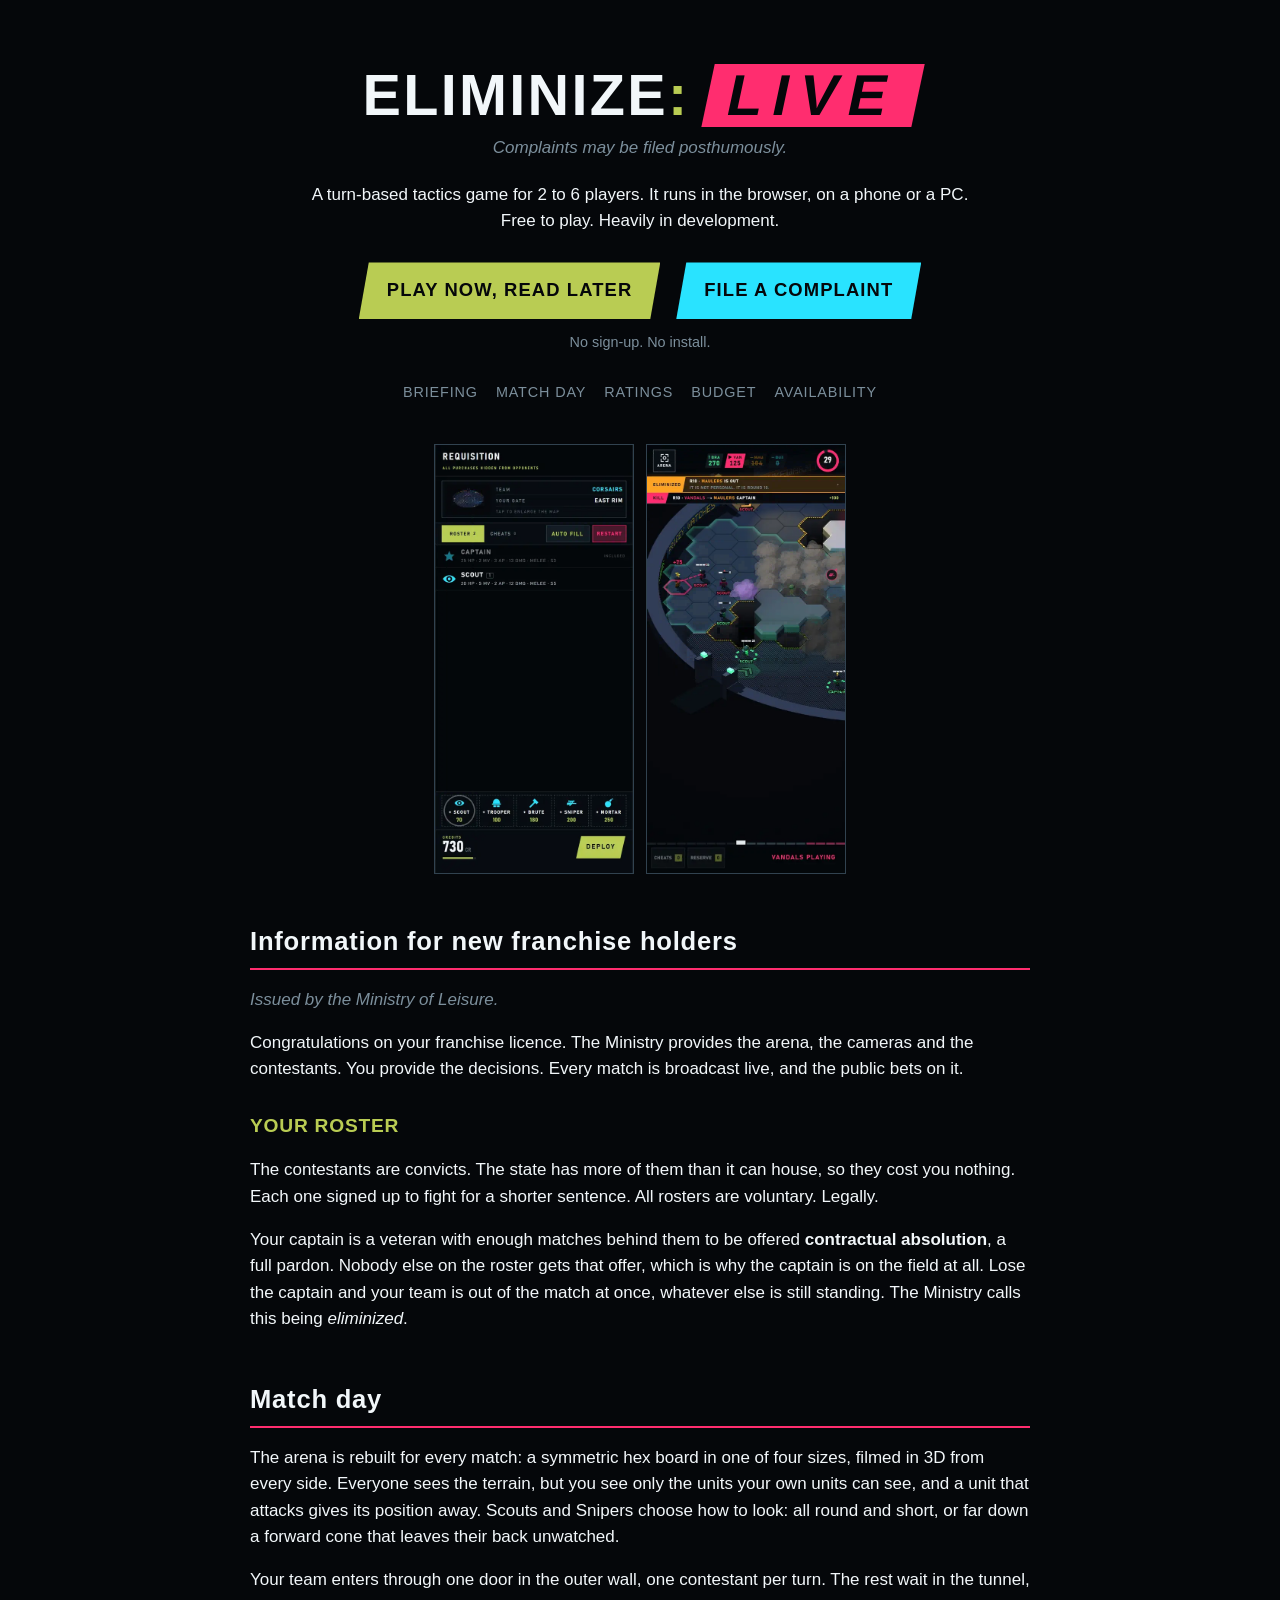
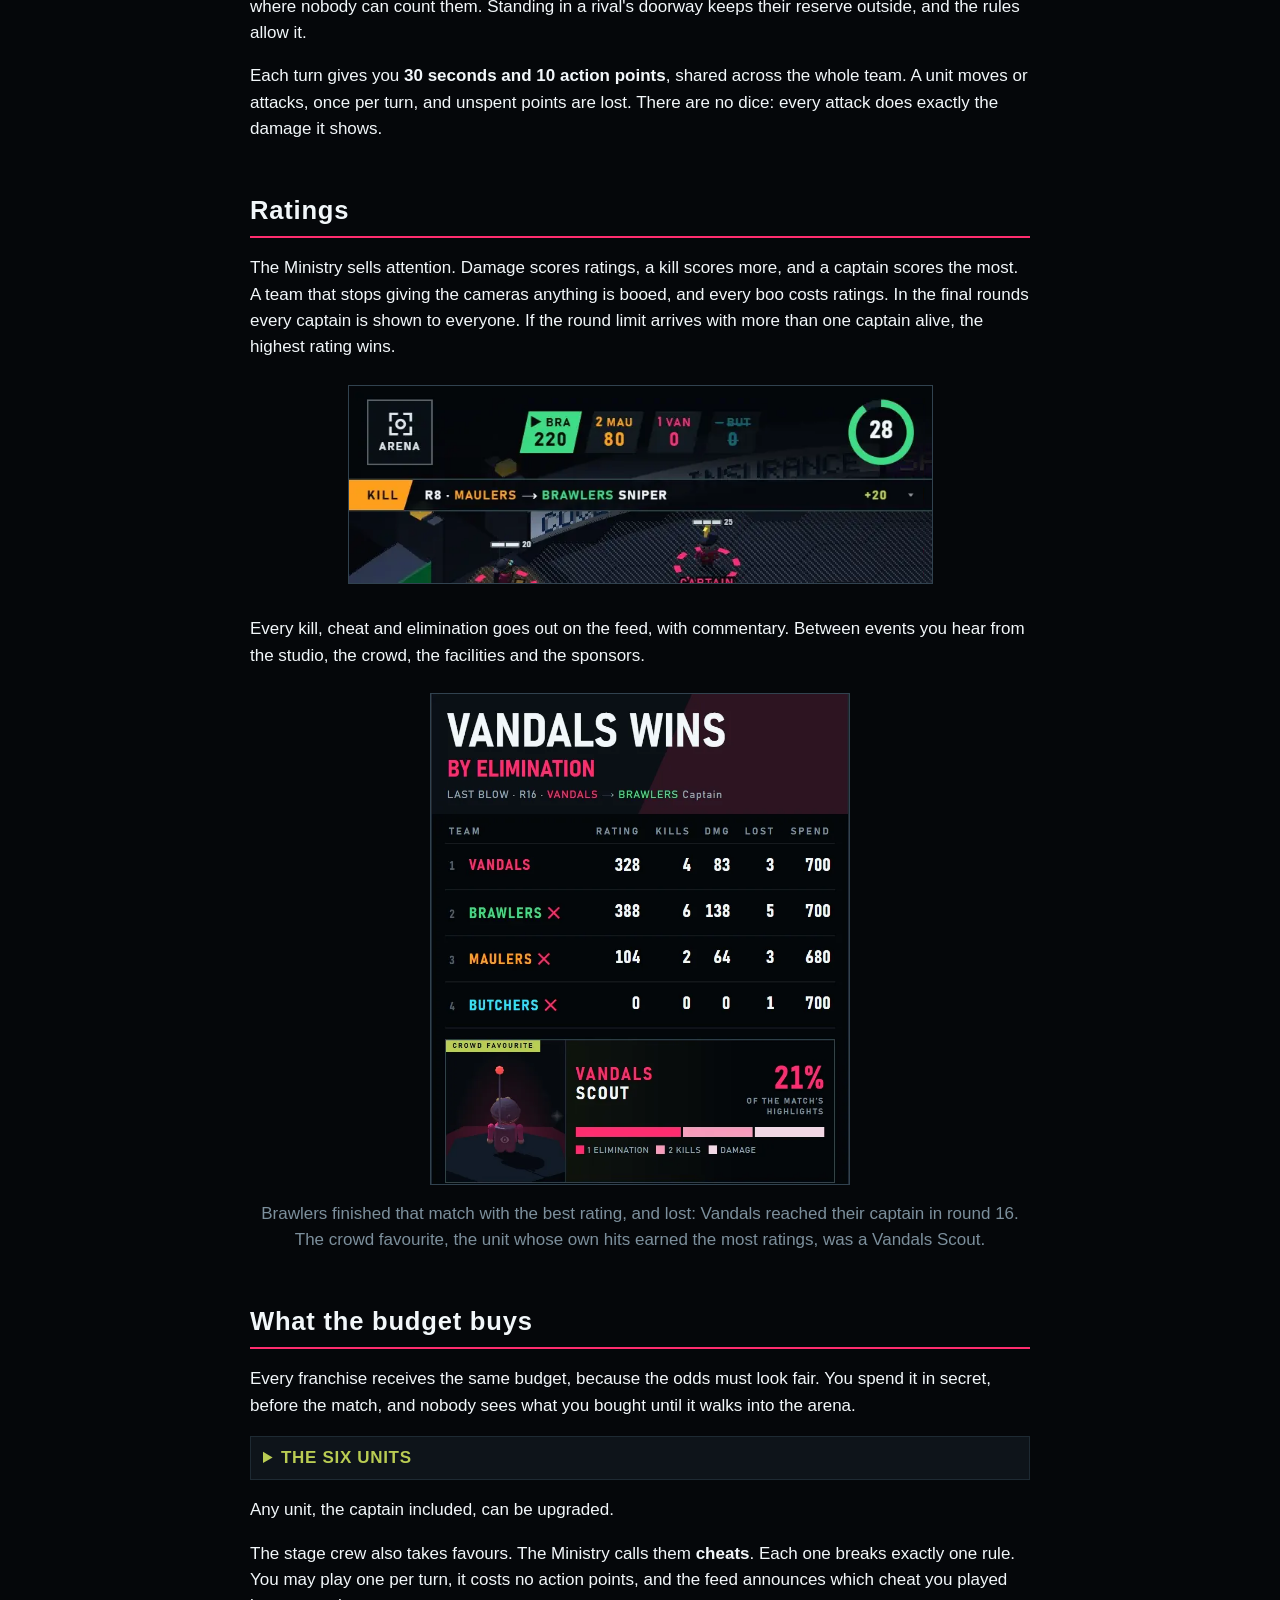
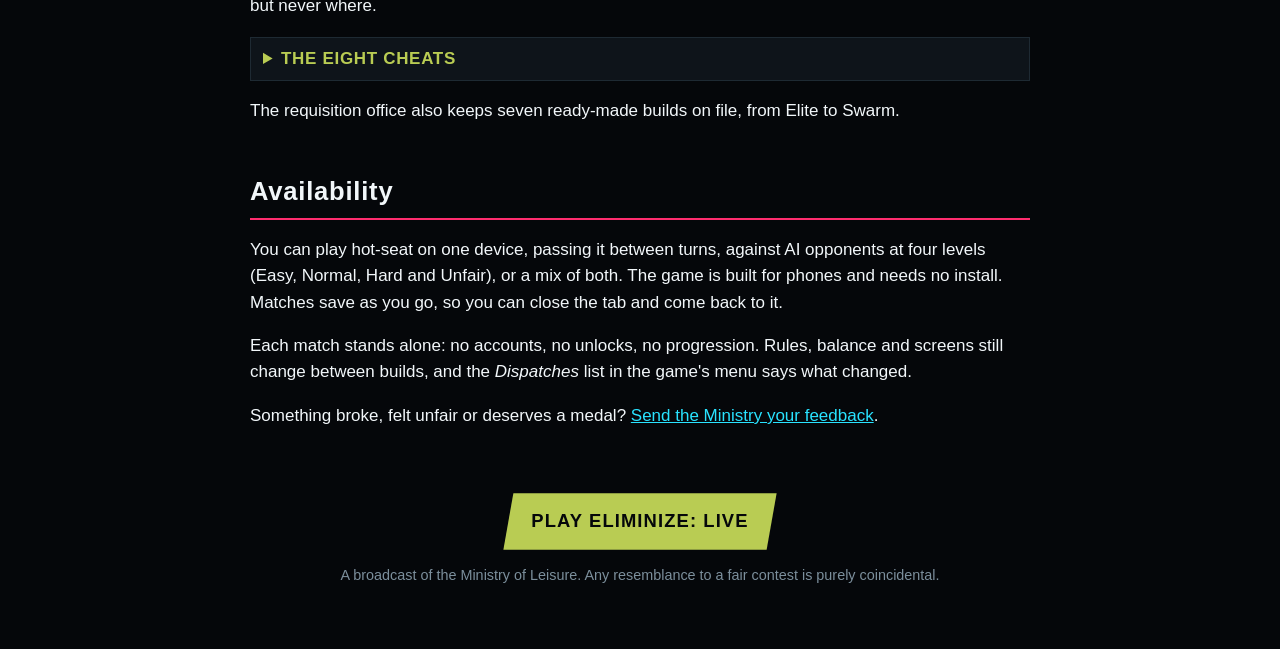
<file: index.html>
<!doctype html>
<html lang="en">
<head>
  <meta charset="utf-8">
  <meta name="viewport" content="width=device-width, initial-scale=1">
  <title>ELIMINIZE: LIVE — turn-based tactics in the browser</title>
  <meta name="description" content="A free turn-based tactics game for 2 to 6 players. Secret rosters, exact damage, 30-second turns. Hunt the enemy captain before yours is found. Plays in the browser, on a phone or a PC.">
  <meta name="theme-color" content="#05070a">
  <link rel="canonical" href="https://eliminize.github.io/">
  <link rel="icon" href="assets/avatar.svg" type="image/svg+xml">
  <link rel="icon" href="assets/avatar.png" type="image/png">
  <link rel="apple-touch-icon" href="assets/avatar.png">
  <meta property="og:type" content="website">
  <meta property="og:site_name" content="ELIMINIZE: LIVE">
  <meta property="og:title" content="ELIMINIZE: LIVE">
  <meta property="og:description" content="Turn-based tactics for 2 to 6 players. Secret rosters, exact damage, 30-second turns. Complaints may be filed posthumously.">
  <meta property="og:url" content="https://eliminize.github.io/">
  <meta property="og:image" content="https://eliminize.github.io/assets/social.png">
  <meta property="og:image:width" content="1200">
  <meta property="og:image:height" content="630">
  <meta property="og:image:alt" content="ELIMINIZE: LIVE, with two phone screenshots of a match in the 3D arena">
  <meta name="twitter:card" content="summary_large_image">
  <link rel="stylesheet" href="style.css">
</head>
<body>

<header class="hero">
  <h1>ELIMINIZE<span class="acid">:</span> <span class="live">LIVE</span></h1>
  <p class="motto">Complaints may be filed posthumously.</p>
  <p class="lead">A turn-based tactics game for 2 to 6 players. It runs in the browser, on a phone or a PC.<br>
    Free to play. Heavily in development.</p>
  <div class="actions">
    <a class="play" href="https://fiack.no/eliminize/">Play now, read later</a>
    <a class="feedback" href="https://tally.so/r/bZWMv6" data-tally-open="bZWMv6" data-tally-hide-title="1" data-tally-params='{"origin": "embed"}'>File a complaint</a>
  </div>
  <p class="note">No sign-up. No install.</p>
  <nav aria-label="Sections">
    <a href="#roster">Briefing</a>
    <a href="#match-day">Match day</a>
    <a href="#ratings">Ratings</a>
    <a href="#budget">Budget</a>
    <a href="#availability">Availability</a>
  </nav>

  <div class="shots">
    <img src="assets/requisition.webp" alt="" width="200" height="433">
    <img src="assets/fight.webp" alt="" width="200" height="433">
  </div>
</header>

<main>

<section id="roster">
  <h2>Information for new franchise holders</h2>
  <p class="issuer">Issued by the Ministry of Leisure.</p>

  <p>Congratulations on your franchise licence. The Ministry provides the arena, the cameras and the
    contestants. You provide the decisions. Every match is broadcast live, and the public bets on it.</p>

  <h3>Your roster</h3>
  <p>The contestants are convicts. The state has more of them than it can house, so they cost you nothing.
    Each one signed up to fight for a shorter sentence. All rosters are voluntary. Legally.</p>
  <p>Your captain is a veteran with enough matches behind them to be offered <strong>contractual
    absolution</strong>, a full pardon. Nobody else on the roster gets that offer, which is why the captain
    is on the field at all. Lose the captain and your team is out of the match at once, whatever else is
    still standing. The Ministry calls this being <em>eliminized</em>.</p>
</section>

<section id="match-day">
  <h2>Match day</h2>
  <p>The arena is rebuilt for every match: a symmetric hex board in one of four sizes, filmed in 3D from
    every side. Everyone sees the terrain, but you see only the units your own units can see, and a unit
    that attacks gives its position away. Scouts and Snipers choose how to look: all round and short, or
    far down a forward cone that leaves their back unwatched.</p>
  <p>Your team enters through one door in the outer wall, one contestant per turn. The rest wait in the
    tunnel, where nobody can count them. Standing in a rival's doorway keeps their reserve outside, and the
    rules allow it.</p>
  <p>Each turn gives you <strong>30 seconds and 10 action points</strong>, shared across the whole team.
    A unit moves or attacks, once per turn, and unspent points are lost. There are no dice: every attack
    does exactly the damage it shows.</p>
</section>

<section id="ratings">
  <h2>Ratings</h2>
  <p>The Ministry sells attention. Damage scores ratings, a kill scores more, and a captain scores the most.
    A team that stops giving the cameras anything is booed, and every boo costs ratings.
    In the final rounds every captain is shown to everyone. If the round limit arrives with more than one
    captain alive, the highest rating wins.</p>
  <figure>
    <img src="assets/ratings.webp" alt="" width="585" height="198" loading="lazy">
  </figure>
  <p>Every kill, cheat and elimination goes out on the feed, with commentary. Between events you hear from
    the studio, the crowd, the facilities and the sponsors.</p>
  <figure>
    <img src="assets/results.webp" alt="" width="420" height="492" loading="lazy">
    <figcaption>Brawlers finished that match with the best rating, and lost: Vandals reached their captain in round 16. The crowd favourite, the unit whose own hits earned the most ratings, was a Vandals Scout.</figcaption>
  </figure>
</section>

<section id="budget">
  <h2>What the budget buys</h2>
  <p>Every franchise receives the same budget, because the odds must look fair. You spend it in secret,
    before the match, and nobody sees what you bought until it walks into the arena.</p>
  <details>
    <summary>The six units</summary>
  <table>
    <thead><tr><th>Unit</th><th>On file</th></tr></thead>
    <tbody>
      <tr><td>Scout</td><td>Fast and far-sighted. Cheap eyes.</td></tr>
      <tr><td>Trooper</td><td>The standard issue. Shoots at medium range.</td></tr>
      <tr><td>Brute</td><td>Tough and slow, nearly blind, charges into a strike.</td></tr>
      <tr><td>Sniper</td><td>Shoots further than it sees. Someone else spots the target.</td></tr>
      <tr><td>Mortar</td><td>Marks a hex in plain view and shells it next turn, with splash. Fires blind.</td></tr>
      <tr><td>Captain</td><td>Included, mandatory, fragile. Bites back in melee.</td></tr>
    </tbody>
  </table>
  </details>
  <p>Any unit, the captain included, can be upgraded.</p>

  <p>The stage crew also takes favours. The Ministry calls them <strong>cheats</strong>. Each one breaks
    exactly one rule. You may play one per turn, it costs no action points, and the feed announces which
    cheat you played but never where.</p>
  <details>
    <summary>The eight cheats</summary>
  <table>
    <thead><tr><th>Cheat</th><th>Effect</th></tr></thead>
    <tbody>
      <tr><td>Overtime</td><td>Additional time on your clock this turn.</td></tr>
      <tr><td>Scan</td><td>You see every enemy unit until your next turn.</td></tr>
      <tr><td>Jam</td><td>Enemies cannot see your units until your next turn, unless revealed.</td></tr>
      <tr><td>Smoke</td><td>A permanent smoke hex on any floor hex you can see.</td></tr>
      <tr><td>Hostile Takeover</td><td>The gate one of your units stands on becomes yours.</td></tr>
      <tr><td>Overdrive</td><td>One unit acts a second time this turn, for free.</td></tr>
      <tr><td>Spotlight</td><td>A flying sensor on any hex. Nobody is told where.</td></tr>
      <tr><td>Side Door</td><td>A new gate wherever your captain stands on the rim.</td></tr>
    </tbody>
  </table>
  </details>
  <p>The requisition office also keeps seven ready-made builds on file, from Elite to Swarm.</p>
</section>

<section id="availability">
  <h2>Availability</h2>
  <p>You can play hot-seat on one device, passing it between turns, against AI opponents at four levels
    (Easy, Normal, Hard and Unfair), or a mix of both. The game is built for phones and needs no install.
    Matches save as you go, so you can close the tab and come back to it.</p>
  <p>Each match stands alone: no accounts, no unlocks, no progression. Rules, balance and screens still
    change between builds, and the <em>Dispatches</em> list in the game's menu says what changed.</p>
  <p>Something broke, felt unfair or deserves a medal? <a href="https://tally.so/r/bZWMv6" data-tally-open="bZWMv6" data-tally-hide-title="1" data-tally-params='{"origin": "embed"}'>Send the Ministry your feedback</a>.</p>
</section>

</main>

<footer>
  <a class="play" href="https://fiack.no/eliminize/">Play ELIMINIZE: LIVE</a>
  <p class="small">A broadcast of the Ministry of Leisure. Any resemblance to a fair contest is purely coincidental.</p>
</footer>

<script async src="https://tally.so/widgets/embed.js"></script>

</body>
</html>
</file>
<file: style.css>
/* Palette and type follow the game's own, so the site and the arena look like one broadcast. */

:root {
  --bg: #05070a;
  --panel: #0e141a;
  --line: #1e2a33;
  --line2: #31424f;
  --ink: #f2f7fa;
  --dim: #7c8f9c;
  --acid: #b9cc53;
  --hot: #ff2d6f;
  --cyan: #29e3ff;
  color-scheme: dark;
}

* {
  box-sizing: border-box;
}

html {
  -webkit-text-size-adjust: 100%;
  background: var(--bg);
}

body {
  margin: 0;
  min-height: 100vh;
  background:
    radial-gradient(1000px 460px at 18% -10%, #12202b 0%, transparent 72%) no-repeat,
    var(--bg);
  color: var(--ink);
  font-family: Bahnschrift, 'DIN Alternate', 'Roboto Condensed', 'Arial Narrow', ui-sans-serif, sans-serif;
  font-size: 1.0625rem;
  line-height: 1.55;
  -webkit-font-smoothing: antialiased;
}

a {
  color: var(--cyan);
}

.acid {
  color: var(--acid);
}

.hero,
main,
footer {
  max-width: 820px;
  margin: 0 auto;
  padding: 0 20px;
}

.hero {
  text-align: center;
  padding-top: 48px;
}

h1 {
  margin: 16px 0 4px;
  font-size: clamp(2.2rem, 8vw, 3.6rem);
  letter-spacing: 0.04em;
  line-height: 1.1;
}

.live {
  display: inline-block;
  padding: 0 0.35em;
  background: var(--hot);
  color: var(--bg);
  letter-spacing: 0.18em;
  transform: skewX(-12deg);
}

.motto,
.issuer {
  color: var(--dim);
  font-style: italic;
}

.motto {
  margin-top: 8px;
}

.lead {
  margin: 20px auto 28px;
}

.play {
  display: inline-block;
  padding: 14px 28px;
  background: var(--acid);
  color: var(--bg);
  font-weight: 700;
  font-size: 1.15rem;
  letter-spacing: 0.06em;
  text-decoration: none;
  text-transform: uppercase;
  clip-path: polygon(10px 0, 100% 0, calc(100% - 10px) 100%, 0 100%);
}

.play:hover,
.play:focus-visible {
  background: var(--ink);
}

.actions {
  display: flex;
  flex-wrap: wrap;
  justify-content: center;
  gap: 12px 16px;
}

.feedback {
  display: inline-block;
  padding: 14px 28px;
  background: var(--cyan);
  color: var(--bg);
  font-weight: 700;
  font-size: 1.15rem;
  letter-spacing: 0.06em;
  text-decoration: none;
  text-transform: uppercase;
  clip-path: polygon(10px 0, 100% 0, calc(100% - 10px) 100%, 0 100%);
}

.feedback:hover,
.feedback:focus-visible {
  background: var(--ink);
}

.note {
  margin: 12px 0 0;
  color: var(--dim);
  font-size: 0.9rem;
}

nav {
  display: flex;
  flex-wrap: wrap;
  justify-content: center;
  gap: 4px 18px;
  margin-top: 28px;
  font-size: 0.9rem;
  letter-spacing: 0.06em;
  text-transform: uppercase;
}

nav a {
  color: var(--dim);
  text-decoration: none;
}

nav a:hover,
nav a:focus-visible {
  color: var(--cyan);
}

.shots {
  display: flex;
  flex-wrap: wrap;
  justify-content: center;
  gap: 12px;
  margin: 40px 0 8px;
}

.shots img {
  width: min(200px, calc((100% - 12px) / 2));
  height: auto;
  border: 1px solid var(--line2);
}

section {
  margin-top: 48px;
  scroll-margin-top: 16px;
}

html {
  scroll-behavior: smooth;
}

details {
  margin: 12px 0;
}

summary {
  padding: 8px 12px;
  background: var(--panel);
  border: 1px solid var(--line);
  color: var(--acid);
  font-weight: 700;
  letter-spacing: 0.04em;
  text-transform: uppercase;
  cursor: pointer;
}

summary:hover,
summary:focus-visible {
  border-color: var(--line2);
}

details[open] summary {
  border-bottom-color: var(--line2);
}

details table {
  margin: 0;
}

h2 {
  margin: 0 0 4px;
  padding-bottom: 6px;
  border-bottom: 2px solid var(--hot);
  font-size: 1.6rem;
  letter-spacing: 0.03em;
}

h3 {
  margin: 28px 0 8px;
  color: var(--acid);
  font-size: 1.2rem;
  letter-spacing: 0.04em;
  text-transform: uppercase;
}

table {
  width: 100%;
  border-collapse: collapse;
  margin: 12px 0;
  background: var(--panel);
}

th,
td {
  padding: 8px 12px;
  border: 1px solid var(--line);
  text-align: left;
  vertical-align: top;
}

th {
  color: var(--dim);
  font-weight: 400;
  text-transform: uppercase;
  letter-spacing: 0.06em;
  font-size: 0.85rem;
}

td:first-child {
  white-space: nowrap;
  font-weight: 700;
}

@media (max-width: 480px) {
  td:first-child {
    white-space: normal;
  }
}

figure {
  margin: 24px 0;
  text-align: center;
}

figure img {
  max-width: 100%;
  height: auto;
  border: 1px solid var(--line2);
}

figcaption {
  margin-top: 8px;
  color: var(--dim);
}

footer {
  margin-top: 64px;
  padding-bottom: 48px;
  text-align: center;
}

.small {
  color: var(--dim);
  font-size: 0.9rem;
}
</file>
